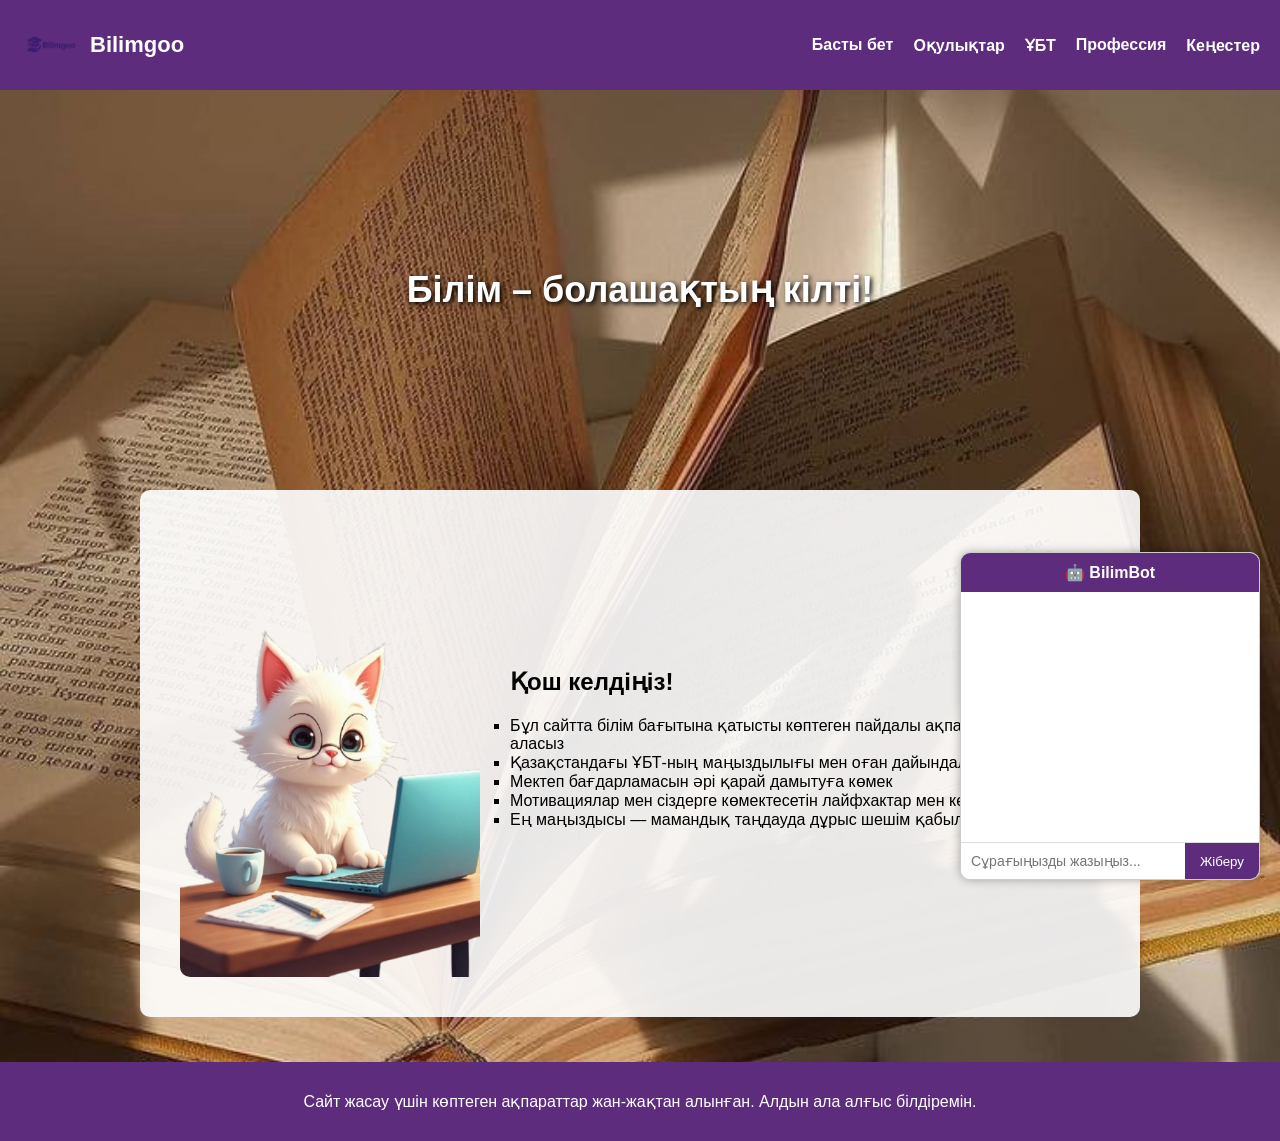
<file: index.html>
<!DOCTYPE html>
<html lang="kk">
<head>
  <meta charset="UTF-8" />
  <meta name="viewport" content="width=device-width, initial-scale=1.0" />
  <title>Bilimgoo</title>
  <style>
  @keyframes fadeIn {
    from { opacity: 0; }
    to { opacity: 1; }
  }

  @keyframes slideUp {
    from { transform: translateY(30px); opacity: 0; }
    to { transform: translateY(0); opacity: 1; }
  }

  .banner {
    animation: fadeIn 3s ease-in-out;
  }

  .content {
    animation: slideUp 2s ease-out;
  }

  nav ul.show li {
    animation: fadeIn 1s ease forwards;
  }

  .auth-buttons a {
    transition: transform 0.5s ease, background-color 0.5s ease;
  }

  .auth-buttons a:hover {
    background-color: #e2c6f0;
    transform: scale(1.05);
  }

  nav ul li a {
    transition: color 0.3s ease;
  }

  nav ul li a:hover {
    color: #ffe2ff;
  }
    * {
      margin: 0;
      padding: 0;
      box-sizing: border-box;
    }

    body {
      font-family: 'Segoe UI', sans-serif;
      background-image: url('/image/phonbil.jpeg');
      background-size: cover;
      background-repeat: no-repeat;
      background-attachment: fixed;
      background-position: center;
    }

    header {
      background-color: #5e2c7c;
      color: white;
      padding: 15px 20px;
      display: flex;
      align-items: center;
      justify-content: space-between;
      position: relative;
    }

    .logo {
      display: flex;
      align-items: center;
    }

    .logo img {
      height: 60px;
      margin-right: 10px;
    }

    .logo h1 {
      font-size: 22px;
      font-weight: bold;
      color: white;
    }

    nav ul {
      list-style: none;
      display: flex;
      gap: 20px;
    }

    nav ul li a {
      color: white;
      text-decoration: none;
      font-weight: 600;
    }

    nav ul li a:hover {
      text-decoration: underline;
    }

    .auth-buttons {
      display: flex;
      gap: 10px;
    }

    .auth-buttons a {
      background-color: white;
      color: #5e2c7c;
      padding: 8px 15px;
      border-radius: 5px;
      font-weight: bold;
      text-decoration: none;
    }

    .auth-buttons a:hover {
      background-color: #ddd;
    }

    /* Гамбургер батырмасы */
    #menu-toggle {
      display: none;
      font-size: 28px;
      background: none;
      border: none;
      color: white;
      cursor: pointer;
    }

    @media (max-width: 768px) {
      nav ul {
        display: none;
        flex-direction: column;
        width: 100%;
        background-color: #5e2c7c;
        position: absolute;
        top: 70px;
        left: 0;
        padding: 10px 0;
        border-radius: 0 0 10px 10px;
        z-index: 1000;
      }

      nav ul.show {
        display: flex;
      }

      #menu-toggle {
        display: block;
      }

      .auth-buttons {
        display: none;
      }
    }

    .banner {
      background: url('https://cdn.pixabay.com/photo/2016/11/29/04/00/children-1869265_1280.jpg') no-repeat center center/cover;
      height: 400px;
      display: flex;
      justify-content: center;
      align-items: center;
      color: white;
      font-size: 36px;
      font-weight: bold;
      text-shadow: 2px 2px 5px #000;
      text-align: center;
    }

    .content {
      padding: 40px;
      display: flex;
      align-items: center;
      gap: 30px;
      background-color: rgba(255, 255, 255, 0.9);
      max-width: 1000px;
      margin: 0 auto;
      border-radius: 10px;
      flex-wrap: wrap;
    }

    .content img {
      width: 300px;
      border-radius: 10px;
    }

    .content-text {
      flex: 1;
      min-width: 250px;
    }

    .content h2 {
      margin-bottom: 20px;
    }

    .content ul {
      list-style-type: square;
      text-align: left;
      margin-bottom: 10px;
    }

    footer {
      background-color: #5e2c7c;
      color: white;
      text-align: center;
      padding: 30px;
      margin-top: 45px;
    }

    footer a {
      color: #f7d5ff;
      text-decoration: none;
    }

    footer a:hover {
      text-decoration: underline;
    }
.chat-container {
  position: fixed;
  bottom: 20px;
  right: 20px;
  width: 300px;
  border: 1px solid #ccc;
  border-radius: 10px;
  overflow: hidden;
  background-color: white;
  box-shadow: 0 0 10px rgba(0,0,0,0.3);
  font-family: 'Segoe UI', sans-serif;
  z-index: 10000;
}

.chat-header {
  background-color: #5e2c7c;
  color: white;
  padding: 10px;
  font-weight: bold;
  text-align: center;
}

.chat-box {
  height: 250px;
  padding: 10px;
  overflow-y: auto;
  font-size: 14px;
}

.chat-input-area {
  display: flex;
  border-top: 1px solid #ddd;
}

.chat-input-area input {
  flex: 1;
  border: none;
  padding: 10px;
  font-size: 14px;
}

.chat-input-area button {
  background-color: #5e2c7c;
  color: white;
  border: none;
  padding: 10px 15px;
  cursor: pointer;
}

.chat-box p {
  margin: 5px 0;
}
  </style>
</head>
<body>

<header>
  <div class="logo">
    <img src="/image/log1.jpg" alt="Bilimgoo Logo" />
    <h1>Bilimgoo</h1>
  </div>
  
  <button id="menu-toggle" aria-label="Менюны ашу/жабу">&#9776;</button>

  <nav>
    <ul id="menu">
      <li><a href="bilimgo.html">Басты бет</a></li>
      <li><a href="okuluk.html">Оқулықтар</a></li>
      <li><a href="ubt.html">ҰБТ</a></li>
      <li><a href="professia.html">Профессия</a></li>
      <li><a href="kenes.html">Кеңестер</a></li>
    </ul>
  </nav>


</header>

<div class="banner">
  Білім – болашақтың кілті!
</div>

<div class="content">
  <img src="/image/cat.jpg" alt="Оқу процесі" />
  <div class="content-text">
    <h2>Қош келдіңіз!</h2>
    <ul>
      <li>Бұл сайтта білім бағытына қатысты көптеген пайдалы ақпараттар таба аласыз</li>
      <li>Қазақстандағы ҰБТ-ның маңыздылығы мен оған дайындалуға көмек</li>
      <li>Мектеп бағдарламасын әрі қарай дамытуға көмек</li>
      <li>Мотивациялар мен сіздерге көмектесетін лайфхактар мен кеңестер</li>
      <li>Ең маңыздысы — мамандық таңдауда дұрыс шешім қабылдауға көмектесу</li>
    </ul>
  </div>
</div>

<footer>
  Сайт жасау үшін көптеген ақпараттар жан-жақтан алынған. Алдын ала алғыс білдіремін.
</footer>
<div class="chat-container">
  <div class="chat-header">🤖 BilimBot</div>
  <div class="chat-box" id="chat-box"></div>
  <div class="chat-input-area">
    <input type="text" id="user-input" placeholder="Сұрағыңызды жазыңыз..." />
    <button onclick="sendMessage()">Жіберу</button>
  </div>
</div>

<script>
  const menuToggle = document.getElementById('menu-toggle');
  const menu = document.getElementById('menu');

  menuToggle.addEventListener('click', () => {
    menu.classList.toggle('show');
  });

function sendMessage() {
  const input = document.getElementById("user-input");
  const chatBox = document.getElementById("chat-box");
  const userText = input.value.trim();

  if (userText === "") return;

  chatBox.innerHTML += `<p><strong>Сіз:</strong> ${userText}</p>`;
  input.value = "";

  setTimeout(() => {
    let botReply = getBotReply(userText.toLowerCase());
    chatBox.innerHTML += `<p><strong>BilimBot:</strong> ${botReply}</p>`;
    chatBox.scrollTop = chatBox.scrollHeight;
  }, 500);
}

function getBotReply(message) {
  if (message.includes("ұбт")) {
    return "ҰБТ-ға дайындалу үшін bilimgoo.kz сайтындағы ҰБТ бөліміне кіріңіз!";
  } else if (message.includes("мамандық")) {
    return "Саған қандай пән ұнайтынын айтшы – мен мамандық ұсынамын!";
  } else if (message.includes("сәлем") || message.includes("привет")) {
    return "Сәлем! Мен BilimBot. Сұрағыңызды жазыңыз 🙂";
  } else if (message.includes("қиын")) {
    return "Қандай пән қиын екенін нақтыласаңыз, мен сізге көмектесемін!";
  } else {
    return "Кешіріңіз, бұл сұраққа жауап бере алмаймын. Басқа сұрақ қойып көріңіз.";
  }
}
</script>
</body>
</html>
</file>
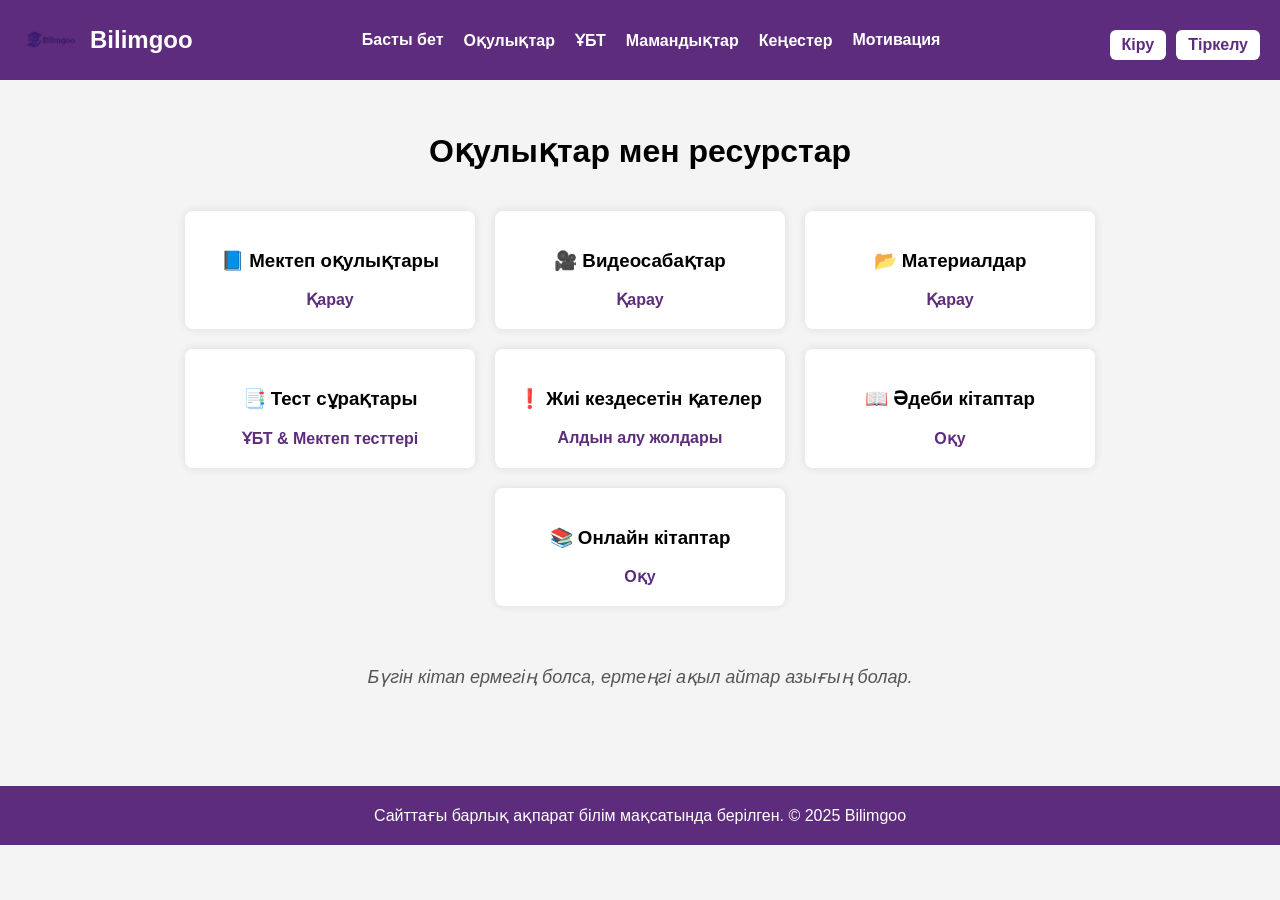
<file: okuluk.html>
<!DOCTYPE html>
<html lang="kk">
<head>
  <meta charset="UTF-8" />
  <meta name="viewport" content="width=device-width, initial-scale=1.0" />
  <title>Bilimgoo - Оқулықтар</title>
  <style>
    body {
      font-family: 'Segoe UI', sans-serif;
      margin: 0;
      padding: 0;
      background-color: #f4f4f4;
    }

    /* ===== HEADER STYLE ===== */
    header {
      background-color: #5e2c7c;
      color: white;
      padding: 10px 20px;
      display: flex;
      align-items: center;
      justify-content: space-between;
      flex-wrap: wrap;
    }

    .logo {
      display: flex;
      align-items: center;
      gap: 10px;
    }

    .logo img {
      height: 60px;
    }

    .logo h1 {
      font-size: 24px;
      font-weight: bold;
      color: white;
    }

    nav ul {
      list-style: none;
      display: flex;
      gap: 20px;
      padding-left: 0;
      margin: 10px 0;
      flex-wrap: wrap;
    }

    nav ul li a {
      color: white;
      text-decoration: none;
      font-weight: 600;
      transition: color 0.3s;
    }

    nav ul li a:hover {
      color: #fcd3ff;
    }

    .auth-buttons {
      display: flex;
      gap: 10px;
      margin-top: 10px;
    }

    .auth-buttons a {
      background-color: white;
      color: #5e2c7c;
      padding: 6px 12px;
      border-radius: 6px;
      font-weight: bold;
      text-decoration: none;
      transition: background-color 0.3s, transform 0.3s;
    }

    .auth-buttons a:hover {
      background-color: #eee;
      transform: scale(1.05);
    }

    @media (max-width: 768px) {
      header {
        flex-direction: column;
        align-items: flex-start;
      }

      nav ul {
        flex-direction: column;
        gap: 10px;
      }

      .auth-buttons {
        margin-top: 10px;
      }
    }

    /* ===== CONTENT ===== */
    .content {
      padding: 30px;
      text-align: center;
    }

    .categories {
      display: flex;
      flex-wrap: wrap;
      justify-content: center;
      gap: 20px;
      padding: 20px;
    }

    .category {
      background: white;
      padding: 20px;
      box-shadow: 0 0 10px rgba(0, 0, 0, 0.1);
      border-radius: 8px;
      width: 250px;
      transition: transform 0.3s, box-shadow 0.3s;
    }

    .category:hover {
      transform: translateY(-5px);
      box-shadow: 0 8px 20px rgba(0, 0, 0, 0.15);
    }

    .category a {
      text-decoration: none;
      font-weight: bold;
      color: #5e2c7c;
      display: block;
      margin-top: 10px;
    }

    .quote {
      margin-top: 40px;
      font-style: italic;
      color: #555;
      font-size: 18px;
    }

    footer {
      background-color: #5e2c7c;
      color: white;
      text-align: center;
      padding: 20px;
      margin-top: 50px;
    }

    footer a {
      color: #ffd6ff;
      text-decoration: none;
    }

    footer a:hover {
      text-decoration: underline;
    }
  </style>
</head>
<body>

  <!-- HEADER -->
  <header>
    <div class="logo">
      <img src="log1.jpg" alt="Bilimgoo Logo" />
      <h1>Bilimgoo</h1>
    </div>
    <nav>
      <ul>
        <li><a href="bilimgo.html">Басты бет</a></li>
        <li><a href="окулыктар.html">Оқулықтар</a></li>
        <li><a href="убт.html">ҰБТ</a></li>
        <li><a href="professia.html">Мамандықтар</a></li>
        <li><a href="#">Кеңестер</a></li>
        <li><a href="#">Мотивация</a></li>
      </ul>
    </nav>
    <div class="auth-buttons">
      <a href="#">Кіру</a>
      <a href="#">Тіркелу</a>
    </div>
  </header>

  <!-- MAIN CONTENT -->
  <div class="content">
    <h1>Оқулықтар мен ресурстар</h1>
    <div class="categories">
      <div class="category">
        <h3>📘 Мектеп оқулықтары</h3>
        <a href="https://okulyk.kz/chat/">Қарау</a>
      </div>
      <div class="category">
        <h3>🎥 Видеосабақтар</h3>
        <a href="#">Қарау</a>
      </div>
      <div class="category">
        <h3>📂 Материалдар</h3>
        <a href="#">Қарау</a>
      </div>
      <div class="category">
        <h3>📑 Тест сұрақтары</h3>
        <a href="#">ҰБТ & Мектеп тесттері</a>
      </div>
      <div class="category">
        <h3>❗ Жиі кездесетін қателер</h3>
        <a href="#">Алдын алу жолдары</a>
      </div>
      <div class="category">
        <h3>📖 Әдеби кітаптар</h3>
        <a href="#">Оқу</a>
      </div>
      <div class="category">
        <h3>📚 Онлайн кітаптар</h3>
        <a href="onlinebook.html">Оқу</a>
      </div>
    </div>
    <p class="quote">Бүгін кітап ермегің болса, ертеңгі ақыл айтар азығың болар.</p>
  </div>

  <!-- FOOTER -->
  <footer>
    Сайттағы барлық ақпарат білім мақсатында берілген. © 2025 Bilimgoo
  </footer>

</body>
</html>
</file>
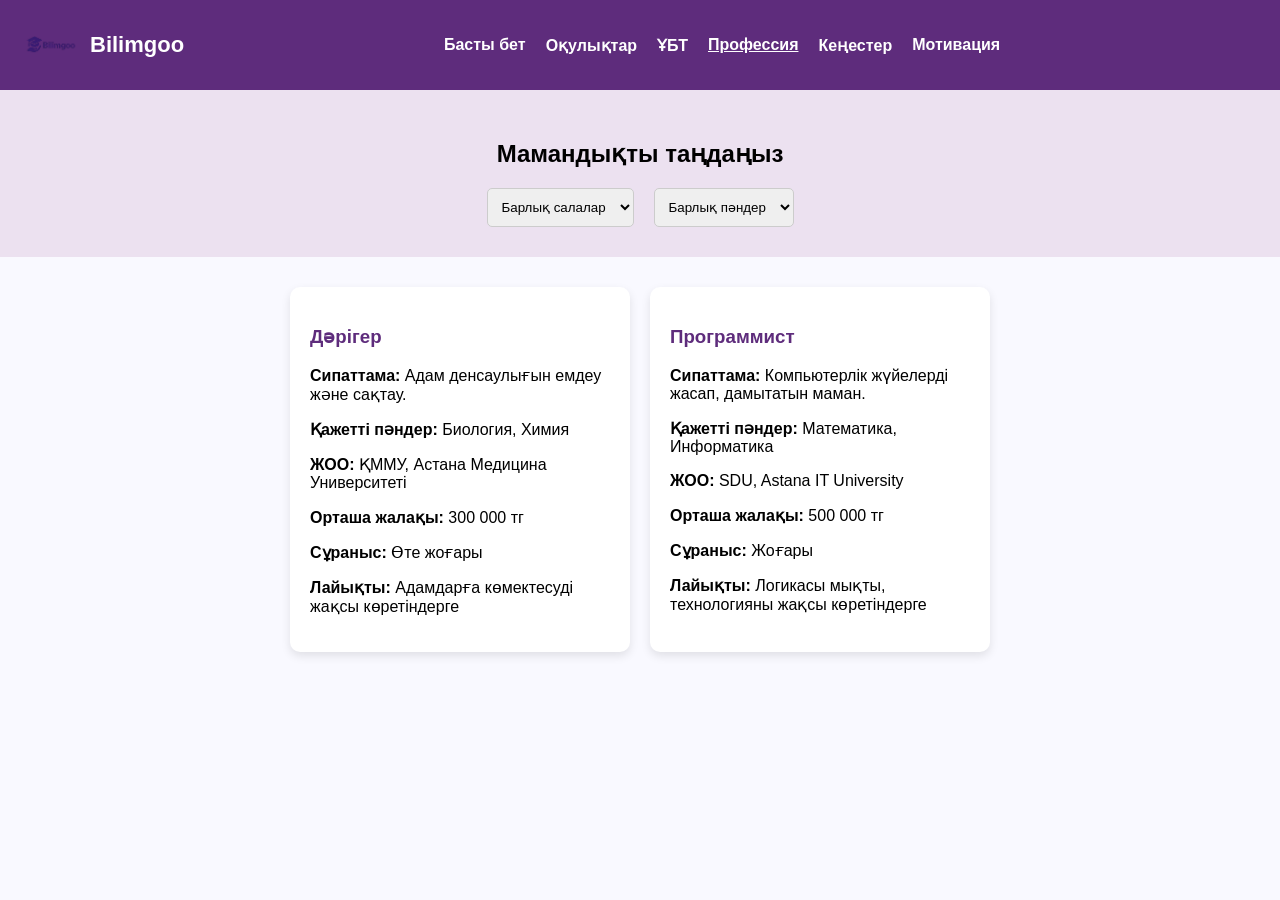
<file: professia.html>
<!DOCTYPE html>
<html lang="kk">
<head>
  <meta charset="UTF-8">
  <meta name="viewport" content="width=device-width, initial-scale=1.0">
  <title>Профессиялар</title>
  <link rel="stylesheet" href="professia.css">
</head>
<body>
  <header>
    <div class="logo">
      <img src="log1.jpg" alt="Логотип">
      <h1>Bilimgoo</h1>
    </div>
    <button id="menu-toggle">☰</button>
    <nav>
      <ul id="menu">
        <li><a href="bilimgo.html">Басты бет</a></li>
        <li><a href="okuluk.html">Оқулықтар</a></li>
        <li><a href="ubt.html">ҰБТ</a></li>
        <li><a href="professia.html" class="active">Профессия</a></li>
        <li><a href="advice.html">Кеңестер</a></li>
         <li><a href="#">Мотивация</a></li>
      </ul>
    </nav>
       <div class="auth-buttons">
      <a href="#">Кіру</a>
      <a href="#">Тіркелу</a>
    </div>
  </header>

  <section class="filter-section">
    <h2>Мамандықты таңдаңыз</h2>
    <div class="filters">
      <select id="category-filter">
        <option value="all">Барлық салалар</option>
        <option value="med">Медицина</option>
        <option value="it">IT</option>
        <option value="edu">Педагогика</option>
        <option value="law">Заң</option>
      </select>
      <select id="subject-filter">
        <option value="all">Барлық пәндер</option>
        <option value="bio">Биология</option>
        <option value="math">Математика</option>
        <option value="phys">Физика</option>
      </select>
    </div>
  </section>

  <section class="catalog">
    <div class="card" data-category="med" data-subject="bio">
      <h3>Дәрігер</h3>
      <p><strong>Сипаттама:</strong> Адам денсаулығын емдеу және сақтау.</p>
      <p><strong>Қажетті пәндер:</strong> Биология, Химия</p>
      <p><strong>ЖОО:</strong> ҚММУ, Астана Медицина Университеті</p>
      <p><strong>Орташа жалақы:</strong> 300 000 тг</p>
      <p><strong>Сұраныс:</strong> Өте жоғары</p>
      <p><strong>Лайықты:</strong> Адамдарға көмектесуді жақсы көретіндерге</p>
    </div>

    <div class="card" data-category="it" data-subject="math">
      <h3>Программист</h3>
      <p><strong>Сипаттама:</strong> Компьютерлік жүйелерді жасап, дамытатын маман.</p>
      <p><strong>Қажетті пәндер:</strong> Математика, Информатика</p>
      <p><strong>ЖОО:</strong> SDU, Astana IT University</p>
      <p><strong>Орташа жалақы:</strong> 500 000 тг</p>
      <p><strong>Сұраныс:</strong> Жоғары</p>
      <p><strong>Лайықты:</strong> Логикасы мықты, технологияны жақсы көретіндерге</p>
    </div>
  </section>

  <script src="professia.js"></script>
</body>
</html>
</file>
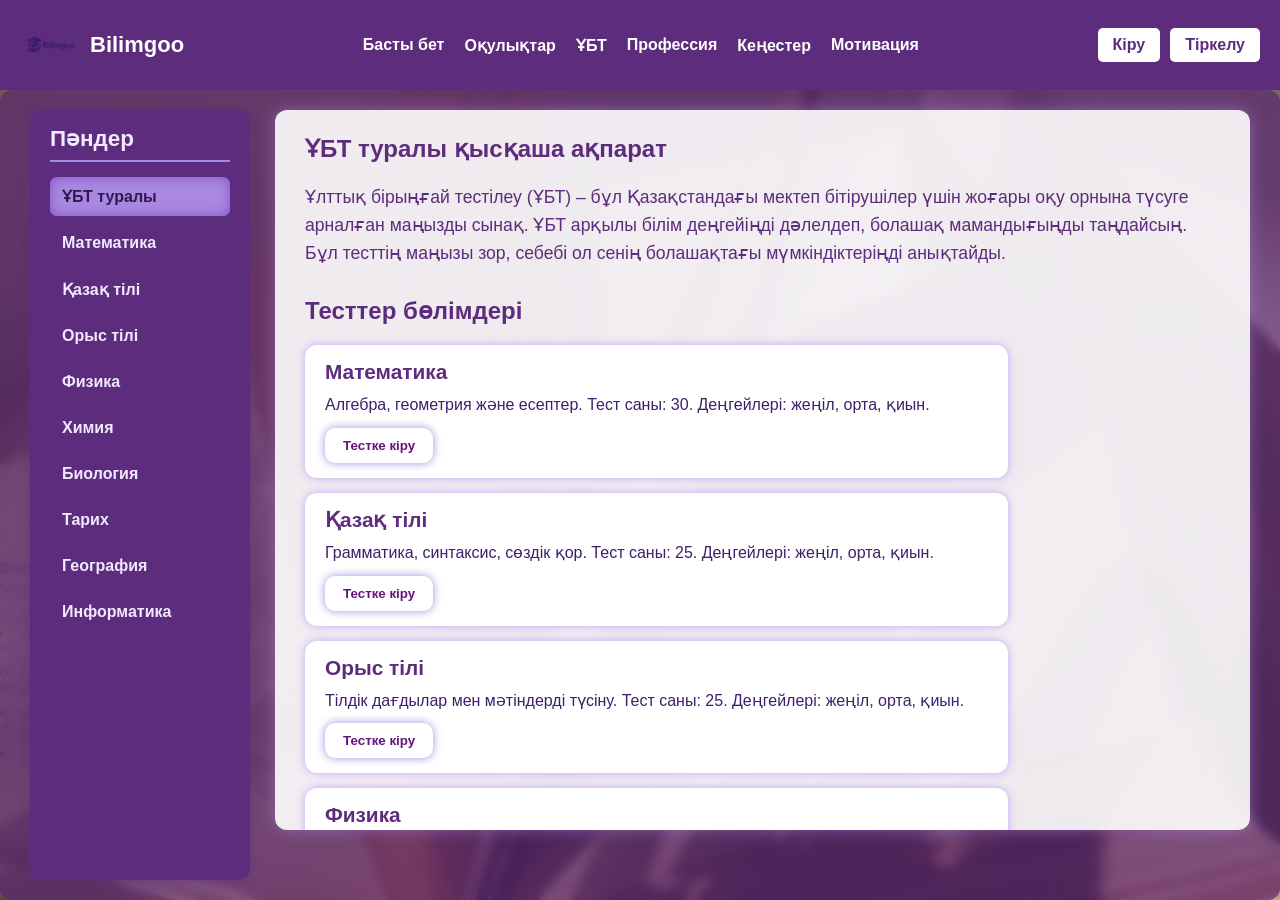
<file: ubt.html>
<!DOCTYPE html>
<html lang="kk">
<head>
  <meta charset="UTF-8" />
  <meta name="viewport" content="width=device-width, initial-scale=1" />
  <title>Bilimgoo - ҰБТ Басты бет</title>
  <link rel="stylesheet" href="ubt-style.css" />
</head>
<body>

<header>
  <div class="logo">
    <img src="log1.jpg" alt="Bilimgoo Logo" />
    <h1>Bilimgoo</h1>
  </div>
  
  <button id="menu-toggle" aria-label="Менюны ашу/жабу">&#9776;</button>

  <nav>
    <ul id="menu">
      <li><a href="bilimgo.html">Басты бет</a></li>
      <li><a href="okuluk.html">Оқулықтар</a></li>
      <li><a href="ubt.html">ҰБТ</a></li>
      <li><a href="professia.html">Профессия</a></li>
      <li><a href="#">Кеңестер</a></li>
       <li><a href="#">Мотивация</a></li>
    </ul>
  </nav>

  <div class="auth-buttons">
    <a href="#">Кіру</a>
    <a href="#">Тіркелу</a>
  </div>
</header>

<div class="container">

  <!-- Сол жақ багана: пәндерді таңдау -->
  <aside class="sidebar">
    <h2>Пәндер</h2>
    <ul id="subject-list">
      <li data-subject="about" class="active">ҰБТ туралы</li>
      <li data-subject="math">Математика</li>
      <li data-subject="kazakh">Қазақ тілі</li>
      <li data-subject="russian">Орыс тілі</li>
      <li data-subject="physics">Физика</li>
      <li data-subject="chemistry">Химия</li>
      <li data-subject="biology">Биология</li>
      <li data-subject="history">Тарих</li>
      <li data-subject="geography">География</li>
      <li data-subject="informatics">Информатика</li>
    </ul>
  </aside>

  <!-- Негізгі контент -->
  <main class="content" id="content-area">

    <!-- Бастапқыда "ҰБТ туралы" көрсетіледі -->
    <section id="about" class="content-section active">
      <h2>ҰБТ туралы қысқаша ақпарат</h2>
      <p>Ұлттық бірыңғай тестілеу (ҰБТ) – бұл Қазақстандағы мектеп бітірушілер үшін жоғары оқу орнына түсуге арналған маңызды сынақ. ҰБТ арқылы білім деңгейіңді дәлелдеп, болашақ мамандығыңды таңдайсың. Бұл тесттің маңызы зор, себебі ол сенің болашақтағы мүмкіндіктеріңді анықтайды.</p>
    </section>

    <section id="tests" class="content-section">
      <h2>Тесттер бөлімдері</h2>
      <div class="test-block" data-subject="math">
        <h3>Математика</h3>
        <p>Алгебра, геометрия және есептер. Тест саны: 30. Деңгейлері: жеңіл, орта, қиын.</p>
        <button class="start-test-btn">Тестке кіру</button>
      </div>
      <div class="test-block" data-subject="kazakh">
        <h3>Қазақ тілі</h3>
        <p>Грамматика, синтаксис, сөздік қор. Тест саны: 25. Деңгейлері: жеңіл, орта, қиын.</p>
        <button class="start-test-btn">Тестке кіру</button>
      </div>
      <div class="test-block" data-subject="russian">
        <h3>Орыс тілі</h3>
        <p>Тілдік дағдылар мен мәтіндерді түсіну. Тест саны: 25. Деңгейлері: жеңіл, орта, қиын.</p>
        <button class="start-test-btn">Тестке кіру</button>
      </div>
      <div class="test-block" data-subject="physics">
        <h3>Физика</h3>
        <p>Негізгі заңдар мен формулалар. Тест саны: 20. Деңгейлері: жеңіл, орта, қиын.</p>
        <button class="start-test-btn">Тестке кіру</button>
      </div>
      <div class="test-block" data-subject="chemistry">
        <h3>Химия</h3>
        <p>Заттардың қасиеттері мен реакциялар. Тест саны: 20. Деңгейлері: жеңіл, орта, қиын.</p>
        <button class="start-test-btn">Тестке кіру</button>
      </div>
      <div class="test-block" data-subject="biology">
        <h3>Биология</h3>
        <p>Организмдер, экология және генетика. Тест саны: 20. Деңгейлері: жеңіл, орта, қиын.</p>
        <button class="start-test-btn">Тестке кіру</button>
      </div>
      <div class="test-block" data-subject="history">
        <h3>Тарих</h3>
        <p>Қазақстан және әлем тарихы. Тест саны: 25. Деңгейлері: жеңіл, орта, қиын.</p>
        <button class="start-test-btn">Тестке кіру</button>
      </div>
      <div class="test-block" data-subject="geography">
        <h3>География</h3>
        <p>Жер және табиғи процестер. Тест саны: 15. Деңгейлері: жеңіл, орта, қиын.</p>
        <button class="start-test-btn">Тестке кіру</button>
      </div>
      <div class="test-block" data-subject="informatics">
        <h3>Информатика</h3>
        <p>Негізгі бағдарламалау және алгоритмдер. Тест саны: 15. Деңгейлері: жеңіл, орта, қиын.</p>
        <button class="start-test-btn">Тестке кіру</button>
      </div>
    </section>

    <section id="universities" class="content-section">
      <h2>Университеттер бөлімі</h2>
      <p>Бұл жерде университеттер тізімі, рейтингтері, шекті балдары және оқытатын бағыттары көрсетіледі.</p>
      <button id="go-to-universities">Университеттерге өту</button>
    </section>

    <section id="results" class="content-section">
      <h2>Тест нәтижелерін талдау</h2>
      <p>Тест тапсырғаннан кейін нәтижелеріңізді көріп, қай тақырыпқа көбірек көңіл бөлу керек екенін біліңіз.</p>
    </section>

    <section id="schedule" class="content-section">
      <h2>ҰБТ кестесі және жаңалықтар</h2>
      <p>ҰБТ тапсыру мерзімдері, соңғы жаңалықтар мен өзгерістерді осы бөлімнен бақылаңыз.</p>
    </section>

    <section id="motivation" class="content-section">
      <h2>Мотивация блогы</h2>
      <p>Табысты түлектердің пікірлері мен мотивациялық сөздер.</p>
    </section>

    <section id="faq" class="content-section">
      <h2>Жиі қойылатын сұрақтар (FAQ)</h2>
      <p>ҰБТ туралы жиі қойылатын сұрақтар мен жауаптар.</p>
    </section>

  </main>

</div>

<script src="ubt.js"></script>
</body>
</html>
</file>
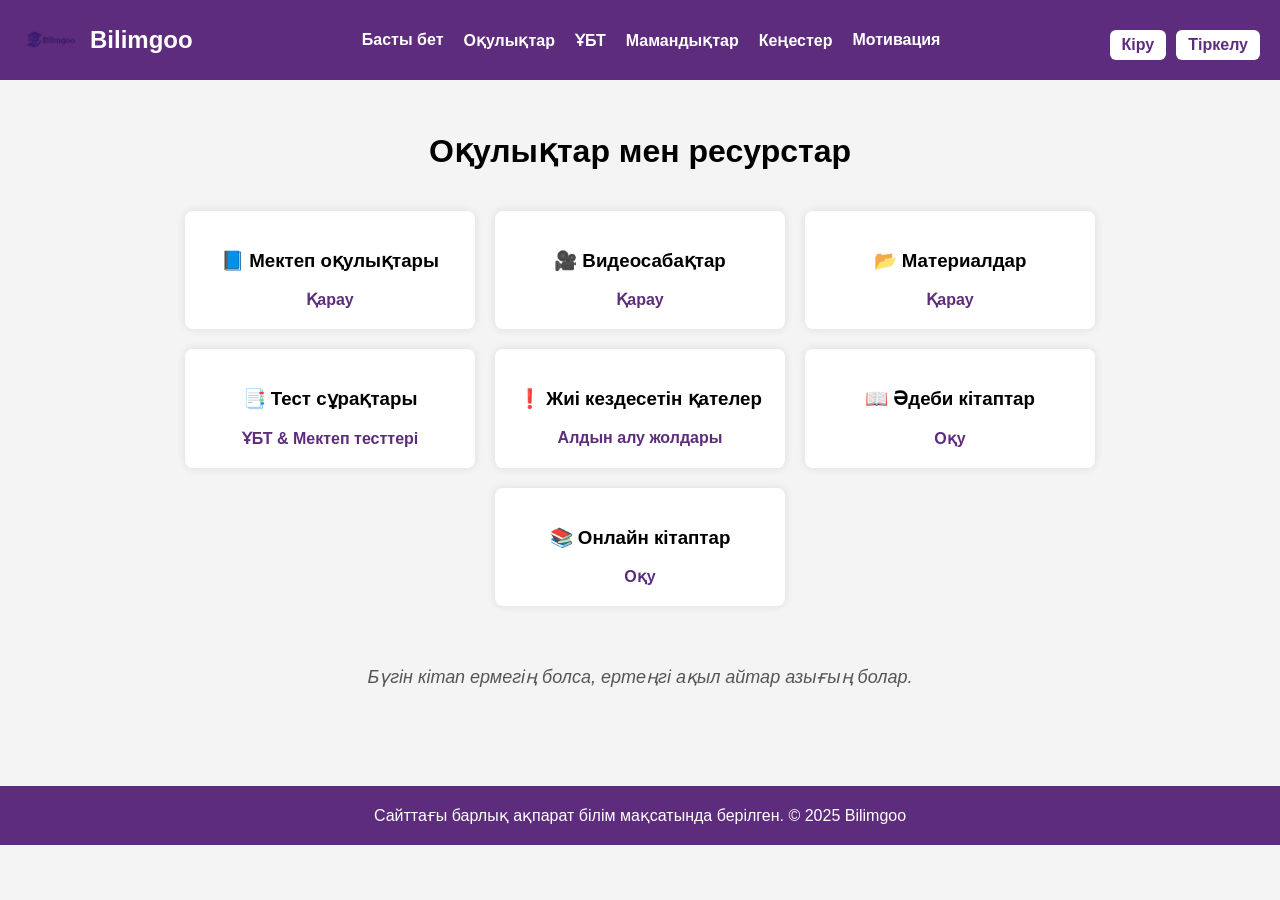
<file: окулыктар.html>
<!DOCTYPE html>
<html lang="kk">
<head>
  <meta charset="UTF-8" />
  <meta name="viewport" content="width=device-width, initial-scale=1.0" />
  <title>Bilimgoo - Оқулықтар</title>
  <style>
    body {
      font-family: 'Segoe UI', sans-serif;
      margin: 0;
      padding: 0;
      background-color: #f4f4f4;
    }

    /* ===== HEADER STYLE ===== */
    header {
      background-color: #5e2c7c;
      color: white;
      padding: 10px 20px;
      display: flex;
      align-items: center;
      justify-content: space-between;
      flex-wrap: wrap;
    }

    .logo {
      display: flex;
      align-items: center;
      gap: 10px;
    }

    .logo img {
      height: 60px;
    }

    .logo h1 {
      font-size: 24px;
      font-weight: bold;
      color: white;
    }

    nav ul {
      list-style: none;
      display: flex;
      gap: 20px;
      padding-left: 0;
      margin: 10px 0;
      flex-wrap: wrap;
    }

    nav ul li a {
      color: white;
      text-decoration: none;
      font-weight: 600;
      transition: color 0.3s;
    }

    nav ul li a:hover {
      color: #fcd3ff;
    }

    .auth-buttons {
      display: flex;
      gap: 10px;
      margin-top: 10px;
    }

    .auth-buttons a {
      background-color: white;
      color: #5e2c7c;
      padding: 6px 12px;
      border-radius: 6px;
      font-weight: bold;
      text-decoration: none;
      transition: background-color 0.3s, transform 0.3s;
    }

    .auth-buttons a:hover {
      background-color: #eee;
      transform: scale(1.05);
    }

    @media (max-width: 768px) {
      header {
        flex-direction: column;
        align-items: flex-start;
      }

      nav ul {
        flex-direction: column;
        gap: 10px;
      }

      .auth-buttons {
        margin-top: 10px;
      }
    }

    /* ===== CONTENT ===== */
    .content {
      padding: 30px;
      text-align: center;
    }

    .categories {
      display: flex;
      flex-wrap: wrap;
      justify-content: center;
      gap: 20px;
      padding: 20px;
    }

    .category {
      background: white;
      padding: 20px;
      box-shadow: 0 0 10px rgba(0, 0, 0, 0.1);
      border-radius: 8px;
      width: 250px;
      transition: transform 0.3s, box-shadow 0.3s;
    }

    .category:hover {
      transform: translateY(-5px);
      box-shadow: 0 8px 20px rgba(0, 0, 0, 0.15);
    }

    .category a {
      text-decoration: none;
      font-weight: bold;
      color: #5e2c7c;
      display: block;
      margin-top: 10px;
    }

    .quote {
      margin-top: 40px;
      font-style: italic;
      color: #555;
      font-size: 18px;
    }

    footer {
      background-color: #5e2c7c;
      color: white;
      text-align: center;
      padding: 20px;
      margin-top: 50px;
    }

    footer a {
      color: #ffd6ff;
      text-decoration: none;
    }

    footer a:hover {
      text-decoration: underline;
    }
  </style>
</head>
<body>

  <!-- HEADER -->
  <header>
    <div class="logo">
      <img src="log1.jpg" alt="Bilimgoo Logo" />
      <h1>Bilimgoo</h1>
    </div>
    <nav>
      <ul>
        <li><a href="index.html">Басты бет</a></li>
        <li><a href="#">Оқулықтар</a></li>
        <li><a href="#">ҰБТ</a></li>
        <li><a href="#">Мамандықтар</a></li>
        <li><a href="#">Кеңестер</a></li>
        <li><a href="#">Мотивация</a></li>
      </ul>
    </nav>
    <div class="auth-buttons">
      <a href="#">Кіру</a>
      <a href="#">Тіркелу</a>
    </div>
  </header>

  <!-- MAIN CONTENT -->
  <div class="content">
    <h1>Оқулықтар мен ресурстар</h1>
    <div class="categories">
      <div class="category">
        <h3>📘 Мектеп оқулықтары</h3>
        <a href="https://okulyk.kz/chat/">Қарау</a>
      </div>
      <div class="category">
        <h3>🎥 Видеосабақтар</h3>
        <a href="#">Қарау</a>
      </div>
      <div class="category">
        <h3>📂 Материалдар</h3>
        <a href="#">Қарау</a>
      </div>
      <div class="category">
        <h3>📑 Тест сұрақтары</h3>
        <a href="#">ҰБТ & Мектеп тесттері</a>
      </div>
      <div class="category">
        <h3>❗ Жиі кездесетін қателер</h3>
        <a href="#">Алдын алу жолдары</a>
      </div>
      <div class="category">
        <h3>📖 Әдеби кітаптар</h3>
        <a href="#">Оқу</a>
      </div>
      <div class="category">
        <h3>📚 Онлайн кітаптар</h3>
        <a href="#">Оқу</a>
      </div>
    </div>
    <p class="quote">Бүгін кітап ермегің болса, ертеңгі ақыл айтар азығың болар.</p>
  </div>

  <!-- FOOTER -->
  <footer>
    Сайттағы барлық ақпарат білім мақсатында берілген. © 2025 Bilimgoo
  </footer>

</body>
</html>
</file>
<file: professia.css>
body {
  font-family: 'Segoe UI', sans-serif;
  background: #f9f9ff;
  margin: 0;
  padding: 0;
}

header {
  background-color: #5e2c7c;
  color: white;
  display: flex;
  justify-content: space-between;
  align-items: center;
  padding: 15px 20px;
}

.logo {
  display: flex;
  align-items: center;
}

.logo img {
  height: 60px;
  margin-right: 10px;
}

.logo h1 {
  font-size: 22px;
  font-weight: bold;
  color: white;
}
nav {
  flex: 1; /* Навигацияға кеңістік береді */
  display: flex;
  justify-content: center; /* Ішіндегі мәзірді горизонтальді орталау */
}

nav ul {
  display: flex;
  gap: 20px;
  justify-content: center;
  align-items: center;
  list-style: none;
  padding: 0;
  margin: 0;
}

nav ul li a {
  color: white;
  text-decoration: none;
  font-weight: bold;
}

nav ul li a.active {
  text-decoration: underline;
}

#menu-toggle {
  display: none;
  background: none;
  border: none;
  font-size: 24px;
  color: white;
  cursor: pointer;
}
 .auth-buttons {
        display: none;
      }

@media (max-width: 768px) {
  nav ul {
    display: none;
    flex-direction: column;
    background-color: #5e2c7c;
    width: 100%;
    position: absolute;
    top: 70px;
    left: 0;
    padding: 10px 0;
    border-radius: 0 0 10px 10px;
    z-index: 1000;
  }

  nav ul.show {
    display: flex;
  }

  #menu-toggle {
    display: block;
  }
}

.filter-section {
  padding: 30px;
  text-align: center;
  background-color: #ece1f0;
}

.filters {
  display: flex;
  justify-content: center;
  gap: 20px;
  margin-top: 10px;
}

.filters select {
  padding: 10px;
  border-radius: 5px;
  border: 1px solid #ccc;
}

.catalog {
  display: flex;
  flex-wrap: wrap;
  gap: 20px;
  justify-content: center;
  padding: 30px;
}

.card {
  background-color: white;
  width: 300px;
  padding: 20px;
  border-radius: 10px;
  box-shadow: 0 4px 10px rgba(0,0,0,0.1);
  transition: transform 0.3s ease;
}

.card:hover {
  transform: scale(1.03);
}

.card h3 {
  color: #5e2c7c;
}
</file>
<file: ubt-style.css>
/* Анимациялар */
@keyframes fadeIn {
  from { opacity: 0; }
  to { opacity: 1; }
}

@keyframes slideUp {
  from { transform: translateY(30px); opacity: 0; }
  to { transform: translateY(0); opacity: 1; }
}

/* Базалық стильдер */
* {
  margin: 0;
  padding: 0;
  box-sizing: border-box;
}

body {
  font-family: 'Segoe UI', sans-serif;
  background-image: url('phonbil.jpeg');
  background-size: cover;
  background-repeat: no-repeat;
  background-attachment: fixed;
  background-position: center;
  color: #f0e9ff; /* Ашық түс мәтінге */
  min-height: 100vh;
  display: flex;
  flex-direction: column;
  backdrop-filter: blur(5px); /* фонды жұмсартады */
}

header {
  background-color: #5e2c7c;
  color: white;
  padding: 15px 20px;
  display: flex;
  align-items: center;
  justify-content: space-between;
  position: relative;
}

.logo {
  display: flex;
  align-items: center;
}

.logo img {
  height: 60px;
  margin-right: 10px;
}

.logo h1 {
  font-size: 22px;
  font-weight: bold;
  color: white;
}
   nav ul {
      list-style: none;
      display: flex;
      gap: 20px;
    }

    nav ul li a {
      color: white;
      text-decoration: none;
      font-weight: 600;
    }

    nav ul li a:hover {
      text-decoration: underline;
    }

    .auth-buttons {
      display: flex;
      gap: 10px;
    }

    .auth-buttons a {
      background-color: white;
      color: #5e2c7c;
      padding: 8px 15px;
      border-radius: 5px;
      font-weight: bold;
      text-decoration: none;
    }

    .auth-buttons a:hover {
      background-color: #ddd;
    }

    /* Гамбургер батырмасы */
    #menu-toggle {
      display: none;
      font-size: 28px;
      background: none;
      border: none;
      color: white;
      cursor: pointer;
    }

    @media (max-width: 768px) {
      nav ul {
        display: none;
        flex-direction: column;
        width: 100%;
        background-color: #5e2c7c;
        position: absolute;
        top: 70px;
        left: 0;
        padding: 10px 0;
        border-radius: 0 0 10px 10px;
        z-index: 1000;
      }

      nav ul.show {
        display: flex;
      }

      #menu-toggle {
        display: block;
      }

      .auth-buttons {
        display: none;
      }
    }
/* Баннер */
.banner {
  background: url('https://cdn.pixabay.com/photo/2016/11/29/04/00/children-1869265_1280.jpg') no-repeat center center/cover;
  height: 400px;
  display: flex;
  justify-content: center;
  align-items: center;
  color: white;
  font-size: 36px;
  font-weight: bold;
  text-shadow: 2px 2px 5px #000;
  text-align: center;
  animation: fadeIn 3s ease-in-out;
}

/* Негізгі контейнер */
.container {
  display: flex;
  flex: 1;
  padding: 20px 30px;
  gap: 25px;
  background-color: rgba(94, 44, 124, 0.7); /* ашық фиолетовый фон */
  border-radius: 12px;
  box-shadow: 0 0 20px rgba(164, 139, 227, 0.5);
}

/* Бүйірлік меню (Sidebar) */
.sidebar {
  background-color: rgb(94, 44, 124);/* ашық жұмсақ фиолетовый */
  width: 220px;
  border-radius: 12px;
  padding: 15px 20px;
  box-shadow: 0 0 10px rgba(94, 44, 124, 0.7);
  user-select: none;
}

.sidebar h2 {
  margin-bottom: 15px;
  font-size: 1.4rem;
  border-bottom: 2px solid #a48be3;
  padding-bottom: 8px;
  color: #f0e9ff;
}

.sidebar ul {
  list-style: none;
}

.sidebar ul li {
  padding: 10px 12px;
  margin-bottom: 8px;
  cursor: pointer;
  border-radius: 7px;
  transition: background-color 0.3s ease;
  font-weight: 600;
  box-shadow: inset 0 0 0 transparent;
  color: #f0e9ff;
}

.sidebar ul li:hover {
  background-color: #d3bbff;
  box-shadow: inset 0 0 8px #a48be3;
  color: white;
}

.sidebar ul li.active {
  background-color: #aa88e1;
  color: #2f1a4f;
  box-shadow: inset 0 0 12px #7d55c7;
}

/* Негізгі контент */
.content {
  flex: 1;
  background-color: rgba(255, 255, 255, 0.9); /* ашық фон */
  border-radius: 12px;
  padding: 25px 30px;
  box-shadow: 0 0 15px rgba(164, 139, 227, 0.5);
  overflow-y: auto;
  max-height: 80vh;
  animation: slideUp 2s ease-out;
  display: flex;
  align-items: center;
  gap: 30px;
  flex-wrap: wrap;
  color: #3e1f6a;
}

.content img {
  width: 300px;
  border-radius: 10px;
}

.content-text {
  flex: 1;
  min-width: 250px;
}

.content h2 {
  margin-bottom: 20px;
  color: #5e2c7c;
}

.content ul {
  list-style-type: square;
  text-align: left;
  margin-bottom: 10px;
}

.test-block {
  background-color: #ffffff;
  border-radius: 12px;
  padding: 15px 20px;
  margin-bottom: 15px;
  box-shadow: 0 0 8px #c5a5f9;
}

.test-block h3 {
  margin-bottom: 8px;
  font-size: 1.3rem;
  color: #5e2c7c;
}

.test-block p {
  margin-bottom: 10px;
  font-size: 1rem;
  color: #3e1f6a;
}

.start-test-btn,
#go-to-universities {
  background-color: #ffffff;
  border: none;
  color: rgb(103, 19, 122);
  font-weight: 700;
  padding: 10px 18px;
  border-radius: 10px;
  cursor: pointer;
  box-shadow: 0 0 10px #a48be3;
  transition: background-color 0.3s ease;
}

.start-test-btn:hover,
#go-to-universities:hover {
  background-color: #a484d8;
  box-shadow: 0 0 15px #d0c1ff;
}

p {
  font-size: 1.1rem;
  line-height: 1.6;
  color: #5e2c7c;
}

footer {
  background-color: #5e2c7c;
  color: white;
  text-align: center;
  padding: 30px;
  margin-top: 45px;
}

footer a {
  color: #f7d5ff;
  text-decoration: none;
}

footer a:hover {
  text-decoration: underline;
}
</file>
